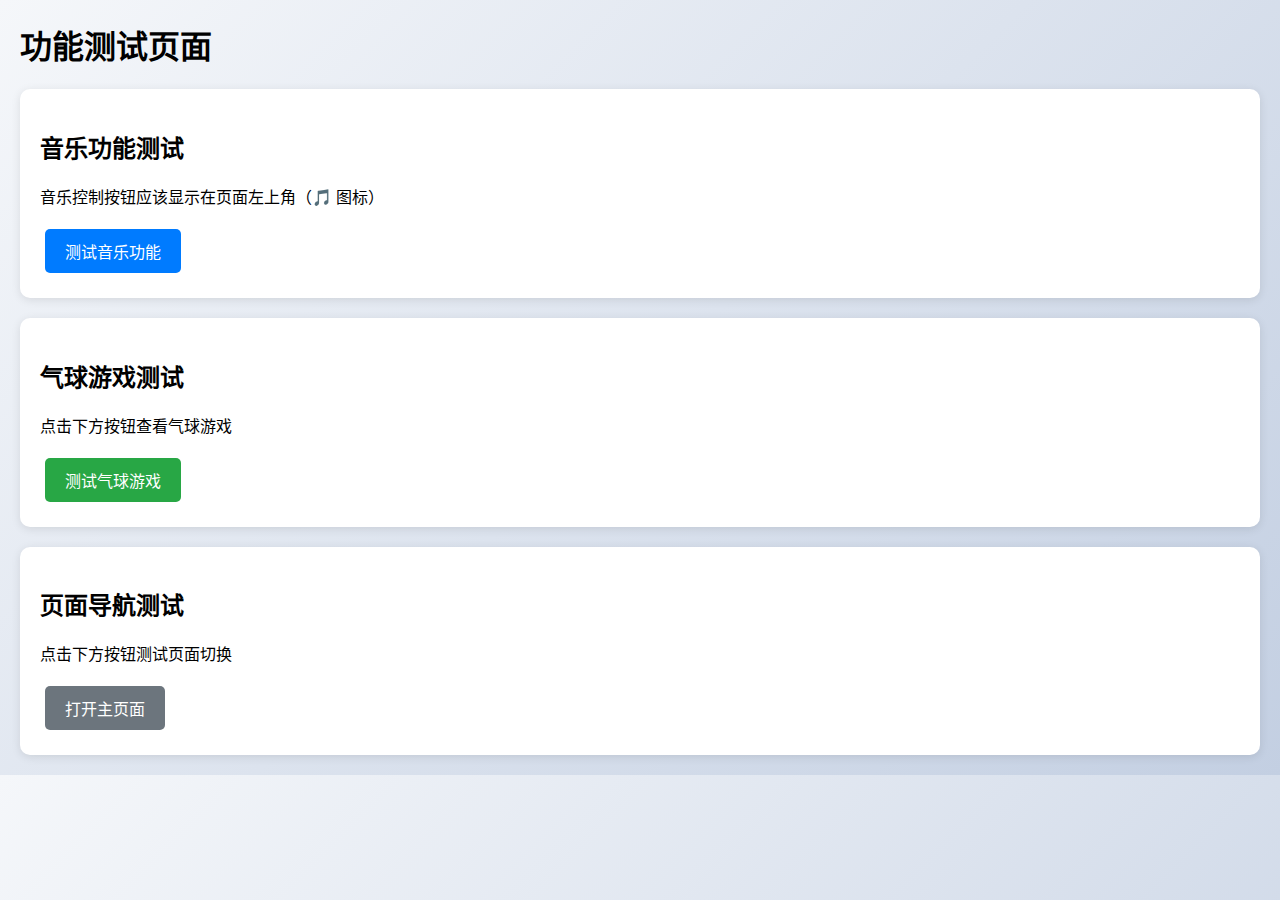
<file: test.html>
<!DOCTYPE html>
<html lang="zh-CN">
<head>
    <meta charset="UTF-8">
    <meta name="viewport" content="width=device-width, initial-scale=1.0">
    <title>测试页面</title>
    <style>
        body {
            font-family: Arial, sans-serif;
            margin: 20px;
            background: linear-gradient(135deg, #f5f7fa 0%, #c3cfe2 100%);
        }
        .test-section {
            background: white;
            padding: 20px;
            margin: 20px 0;
            border-radius: 10px;
            box-shadow: 0 2px 10px rgba(0,0,0,0.1);
        }
        button {
            padding: 10px 20px;
            margin: 5px;
            border: none;
            border-radius: 5px;
            cursor: pointer;
            font-size: 16px;
        }
        .btn-primary {
            background: #007bff;
            color: white;
        }
        .btn-success {
            background: #28a745;
            color: white;
        }
        .btn-secondary {
            background: #6c757d;
            color: white;
        }
    </style>
</head>
<body>
    <h1>功能测试页面</h1>
    
    <div class="test-section">
        <h2>音乐功能测试</h2>
        <p>音乐控制按钮应该显示在页面左上角（🎵 图标）</p>
        <button class="btn-primary" onclick="testMusic()">测试音乐功能</button>
        <div id="music-test-result"></div>
    </div>
    
    <div class="test-section">
        <h2>气球游戏测试</h2>
        <p>点击下方按钮查看气球游戏</p>
        <button class="btn-success" onclick="testBalloonGame()">测试气球游戏</button>
        <div id="balloon-test-result"></div>
    </div>
    
    <div class="test-section">
        <h2>页面导航测试</h2>
        <p>点击下方按钮测试页面切换</p>
        <button class="btn-secondary" onclick="openMainPage()">打开主页面</button>
    </div>
    
    <script>
        function testMusic() {
            const result = document.getElementById('music-test-result');
            result.innerHTML = '<p>音乐功能测试中...</p>';
            
            // 模拟音乐按钮点击
            setTimeout(() => {
                result.innerHTML = '<p>音乐功能已初始化，请到主页面查看</p>';
            }, 1000);
        }
        
        function testBalloonGame() {
            const result = document.getElementById('balloon-test-result');
            result.innerHTML = '<p>气球游戏测试中...</p>';
            
            // 模拟气球游戏初始化
            setTimeout(() => {
                result.innerHTML = '<p>气球游戏已初始化，请到主页面查看</p>';
            }, 1000);
        }
        
        function openMainPage() {
            window.location.href = 'index.html';
        }
        
        // 页面加载时测试
        window.onload = function() {
            console.log('测试页面加载完成');
            console.log('音乐控制按钮:', document.getElementById('music-control'));
        };
    </script>
</body>
</html>
</file>
